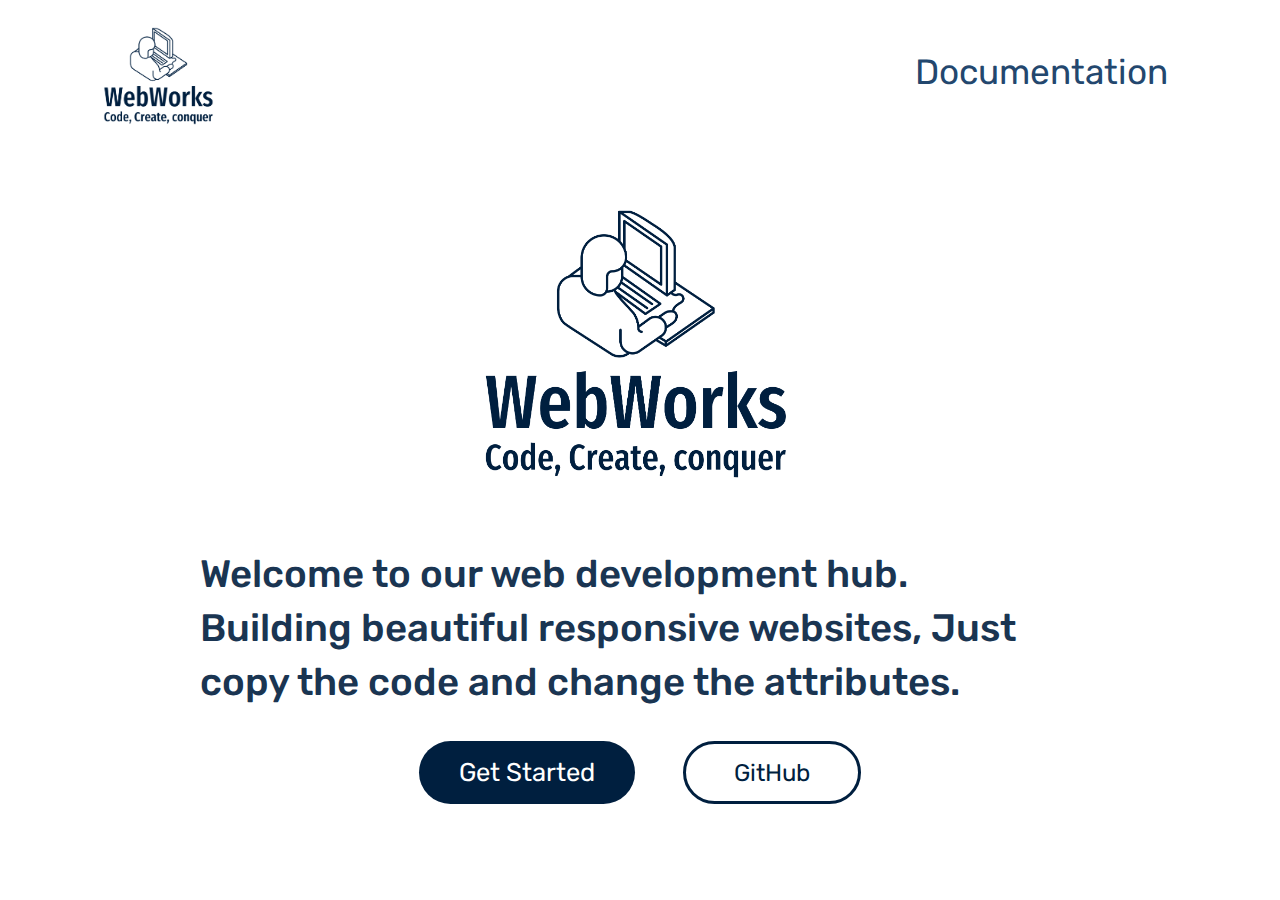
<file: index.html>
<!DOCTYPE html>
<html lang="en">
  <head>
    <meta charset="UTF-8" />
    <meta name="viewport" content="width=device-width, initial-scale=1.0" />

    <link rel="preconnect" href="https://fonts.googleapis.com" />
    <link rel="preconnect" href="https://fonts.gstatic.com" crossorigin />
    <link
      href="https://fonts.googleapis.com/css2?family=Rubik:wght@400;500;600;700&display=swap"
      rel="stylesheet"
    />
    <link rel="icon" href="webworks-high-resolution-logo (2).png" />
    <link rel="stylesheet" href="style.css" />
    <link rel="stylesheet" href="usage.html" />

    <title>Web Works - Code, Create, Conquer</title>
  </head>
  <body>
    <nav>
      <div class="navigation-box">
        <div class="nav-logo-box">
          <img
            src="webworks-high-resolution-logo (2).png"
            alt="web works img"
            class="img-logo"
          />
          <!-- <h2 class="heading-text">Web Works</h2> -->
        </div>
        <div class="document-box">
          <a class="document" href="usage.html">Documentation</a>
        </div>
      </div>
    </nav>
    <section>
      <div class="article-section">
        <p class="img-p">
          <img
            src="webworks-high-resolution-logo (2).png"
            alt="Article img"
            class="article-img"
          />
        </p>
        <p class="article-text">Welcome to our web development hub. <br>
          Building beautiful responsive websites,
          Just copy the code and change the attributes.
        </p>
      </div>

      <div class="btn">
        <a class="start" href="usage.html">Get Started</a>
        <a class="git" href="https://github.com/kritijaiswal9051/WebWorks">GitHub</a>
      </div>
    </section>
  </body>
</html>
</file>
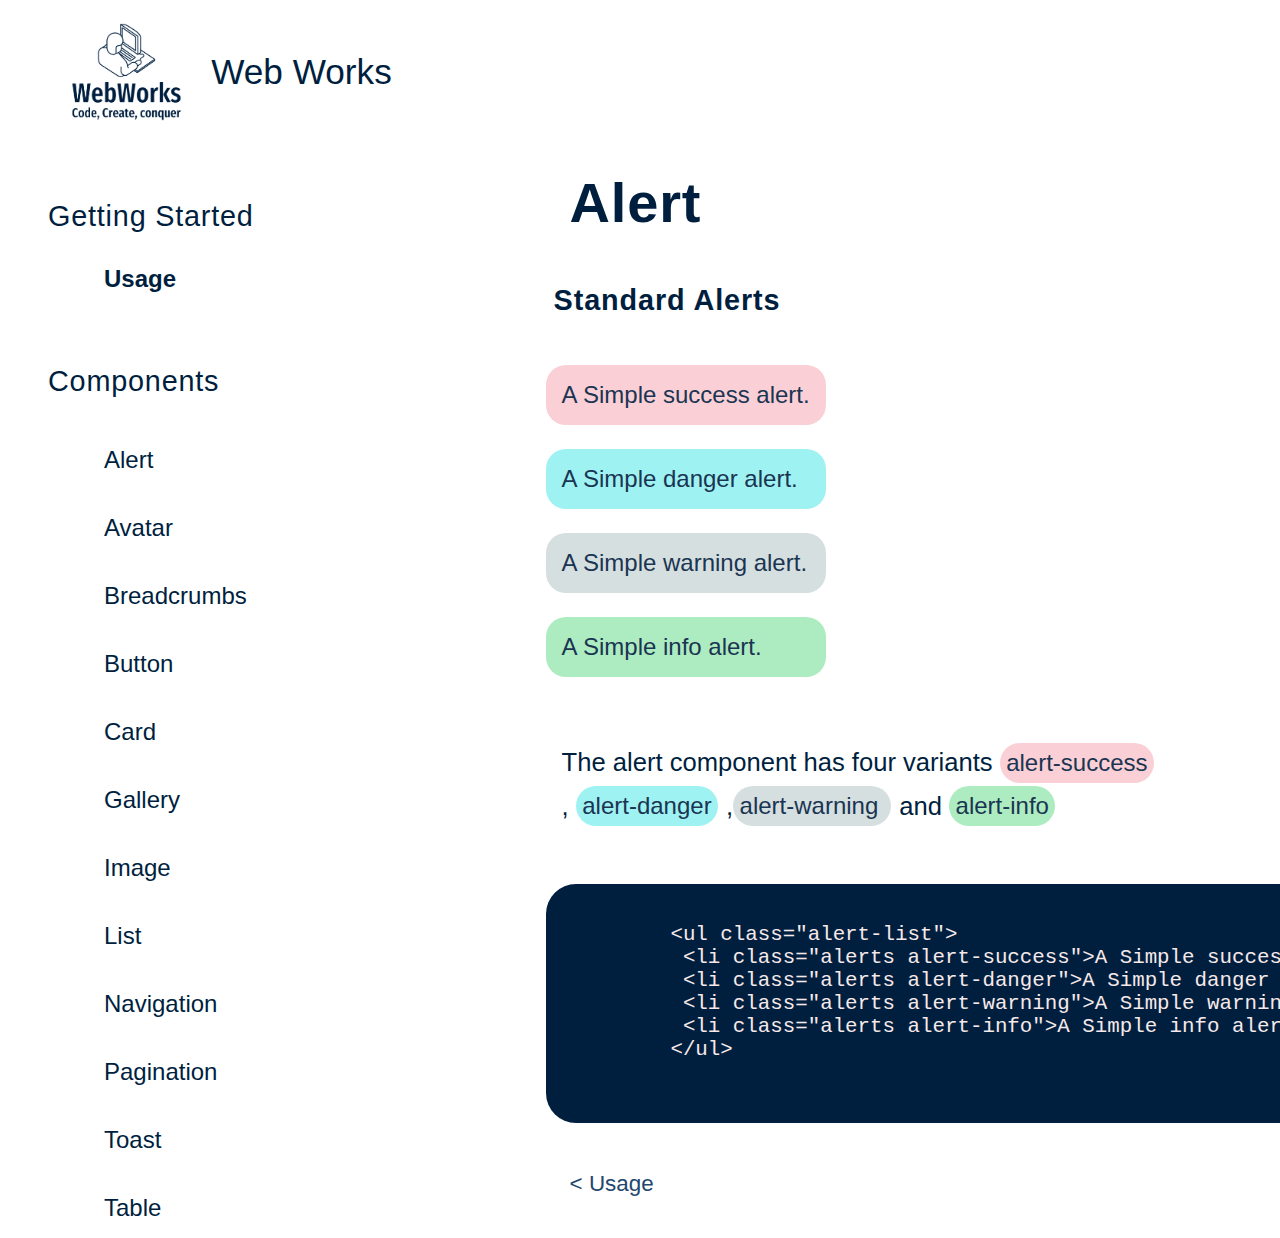
<file: Alert.html>
<!DOCTYPE html>
<html lang="en">
  <head>
    <meta charset="UTF-8" />
    <meta name="viewport" content="width=device-width, initial-scale=1.0" />
    <link rel="icon" href="webworks-high-resolution-logo (2).png" />
    <link rel="stylesheet" href="style.css" />
    <title>Web Works - Code, Create, Conquer</title>
  </head>
  <body>
    <nav class="nav">
      <div class="navigation-box-1">
        <img
          src="webworks-high-resolution-logo (2).png"
          alt="web works img"
          class="img-logo-1"
        />
        <p class="nav-text">Web Works</p>
      </div>
    </nav>
    <div class="grid-container">
      <menu class="menu-section">
        <div class="get-start">
          <h3 class="heading-3">Getting Started</h3>
          <ul>
            <li>
              <a class="menu-link" href="usage.html">Usage</a>
            </li>
          </ul>
        </div>
        <div class="components">
          <h3 class="heading-3">Components</h3>

          <ul class="components-list">
            <li>
              <a class="components-link" href="Alert.html">Alert</a>
            </li>
            <li>
              <a class="components-link" href="avatar.html">Avatar</a>
            </li>
            <li>
              <a class="components-link" href="breadcrumbs.html">Breadcrumbs</a>
            </li>
            <li>
              <a class="components-link" href="button.html">Button</a>
            </li>
            <li>
              <a class="components-link" href="Card.html">Card</a>
            </li>
            <li>
              <a class="components-link" href="gallery.html">Gallery</a>
            </li>
            <li>
              <a class="components-link" href="image.html">Image</a>
            </li>
            <li>
              <a class="components-link" href="list.html">List</a>
            </li>
            <li>
              <a class="components-link" href="navigation.html">Navigation</a>
            </li>
            <li>
              <a class="components-link" href="pagination.html">Pagination</a>
            </li>
            <li>
              <a class="components-link" href="toast.html">Toast</a>
            </li>
            <li>
              <a class="components-link" href="table.html">Table</a>
            </li>
            <li>
              <a class="components-link" href="form.html">Form</a>
            </li>
          </ul>
        </div>
      </menu>

      <div class="alert">
        <h2 class="heading-secondery">Alert</h2>
        <div class="stand">
          <h3 class="heading-4">Standard Alerts</h3>

          <ul class="alert-list">
            <li class="alert-success">A Simple success alert.</li>
            <li class="alert-danger">A Simple danger alert.</li>
            <li class="alert-warning">A Simple warning alert.</li>
            <li class="alert-info">A Simple info alert.</li>
          </ul>
        </div>

        <p class="alert-text">
          The alert component has four variants
          <span class="alert-success al"> alert-success </span>,
          <span class="alert-danger al">alert-danger</span>,<span
            class="alert-warning al"
            >alert-warning
          </span>
          and
          <span class="alert-info al">alert-info</span>
        </p>

        <pre class="code-container">
          <code>       
          &lt;ul class="alert-list">
           &lt;li class="alerts alert-success">A Simple success alert.&lt;/li>
           &lt;li class="alerts alert-danger">A Simple danger alert.&lt;/li>
           &lt;li class="alerts alert-warning">A Simple warning alert.&lt;/li>
           &lt;li class="alerts alert-info">A Simple info alert.&lt;/li>
          &lt;/ul>
          </code>
        </pre>

        <footer class="btn--1">
          <a class="btn-link" href="usage.html">< Usage</a>
          <a class="btn-link" href="avatar.html">Avatar ></a>
        </footer>
      </div>
    </div>
  </body>
</html>
</file>
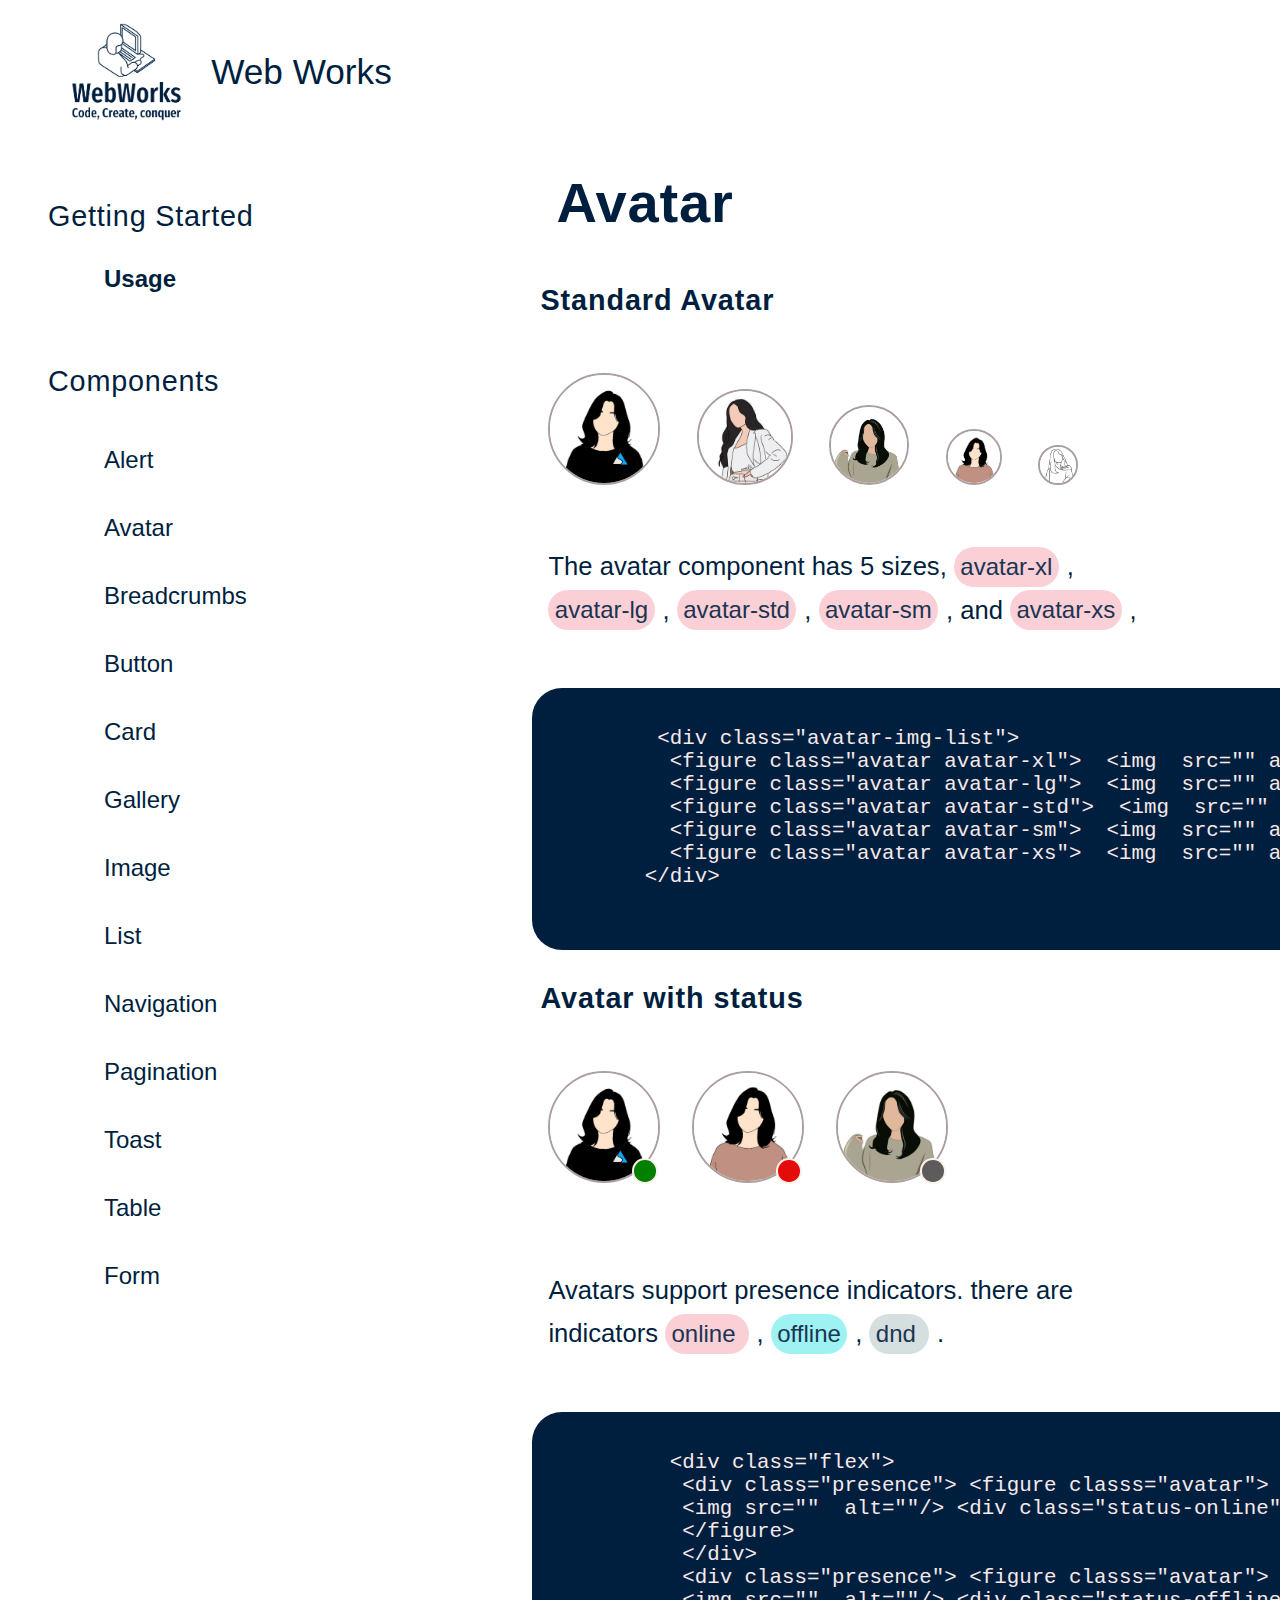
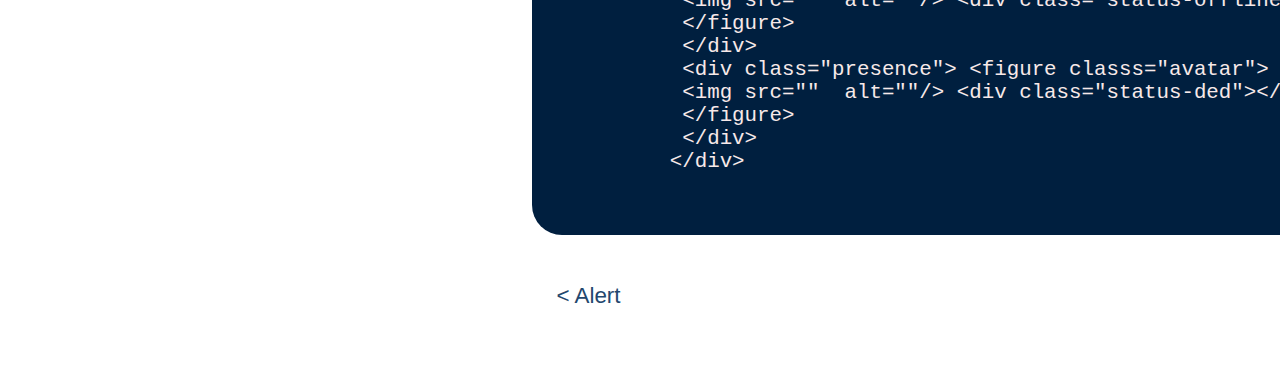
<file: avatar.html>
<!DOCTYPE html>
<html lang="en">
  <head>
    <meta charset="UTF-8" />
    <meta name="viewport" content="width=device-width, initial-scale=1.0" />
    <link rel="icon" href="webworks-high-resolution-logo (2).png" />

    <link rel="stylesheet" href="style.css" />
    <title>Web Works - Code, Create, Conquer</title>
  </head>
  <body>
    <nav class="nav">
      <div class="navigation-box-1">
        <img
          src="webworks-high-resolution-logo (2).png"
          alt="web works img"
          class="img-logo-1"
        />
        <p class="nav-text">Web Works</p>
      </div>
    </nav>
    <div class="grid-container">
      <menu class="menu-section">
        <div class="get-start">
          <h3 class="heading-3">Getting Started</h3>
          <ul>
            <li>
              <a class="menu-link" href="usage.html">Usage</a>
            </li>
          </ul>
        </div>
        <div class="components">
          <h3 class="heading-3">Components</h3>

          <ul class="components-list">
            <li>
              <a class="components-link" href="Alert.html">Alert</a>
            </li>
            <li>
              <a class="components-link" href="avatar.html">Avatar</a>
            </li>
            <li>
              <a class="components-link" href="breadcrumbs.html">Breadcrumbs</a>
            </li>
            <li>
              <a class="components-link" href="button.html">Button</a>
            </li>
            <li>
              <a class="components-link" href="Card.html">Card</a>
            </li>
            <li>
              <a class="components-link" href="gallery.html">Gallery</a>
            </li>
            <li>
              <a class="components-link" href="image.html">Image</a>
            </li>
            <li>
              <a class="components-link" href="list.html">List</a>
            </li>
            <li>
              <a class="components-link" href="navigation.html">Navigation</a>
            </li>
            <li>
              <a class="components-link" href="pagination.html">Pagination</a>
            </li>
            <li>
              <a class="components-link" href="toast.html">Toast</a>
            </li>
            <li>
              <a class="components-link" href="table.html">Table</a>
            </li>
            <li>
              <a class="components-link" href="form.html">Form</a>
            </li>
          </ul>
        </div>
      </menu>

      <div class="avatars">
        <h2 class="heading-secondery">Avatar</h2>

        <h3 class="heading-4">Standard Avatar</h3>
        <div class="avatar-img-list">
          <figure class="avatar avatar-xl">
            <img
              src="avatar-img/cfc5bf281c5da2da2b83cbf38c13ff6d.jpg"
              alt="avatar image"
              class="avatar-img"
            />
          </figure>
          <figure class="avatar avatar-lg">
            <img
              src="avatar-img/c4ff27414f043fd18117af7be4033de3.jpg"
              alt="avatar image"
              class="avatar-img-2"
            />
          </figure>
          <figure class="avatar avatar-std">
            <img
              src="avatar-img/636d9f93a4960984a38c7a6db90c6e76.jpg"
              alt="avatar image"
              class="avatar-img-3"
            />
          </figure>
          <figure class="avatar avatar-sm">
            <img
              src="avatar-img/a631a125cc6dc5a5569db12c1623dfd7.jpg"
              alt="avatar image"
              class="avatar-img-4"
            />
          </figure>
          <figure class="avatar avatar-xs">
            <img
              src="avatar-img/10a4ab4b46e1a4b9d76a0409a4939a26.jpg"
              alt="avatar image"
              class="avatar-img-5"
            />
          </figure>
        </div>
        <p class="alert-text">
          The avatar component has 5 sizes,
          <span class="alert-success al">avatar-xl</span>,
          <span class="alert-success al">avatar-lg</span>,
          <span class="alert-success al">avatar-std</span>,
          <span class="alert-success al">avatar-sm</span>, and
          <span class="alert-success al">avatar-xs</span>,
        </p>

        <pre class="code-container">
          <code>
          &lt;div class="avatar-img-list">
           &lt;figure class="avatar avatar-xl">  &lt;img  src="" alt=""> &lt;/figure>
           &lt;figure class="avatar avatar-lg">  &lt;img  src="" alt=""> &lt;/figure>
           &lt;figure class="avatar avatar-std">  &lt;img  src="" alt=""> &lt;/figure>
           &lt;figure class="avatar avatar-sm">  &lt;img  src="" alt=""> &lt;/figure>
           &lt;figure class="avatar avatar-xs">  &lt;img  src="" alt=""> &lt;/figure>
         &lt;/div>
          </code>
        </pre>

        <h3 class="heading-4">Avatar with status</h3>
        <div class="flex">
          <div class="presence">
            <figure class="avatar">
              <img
                src="avatar-img/cfc5bf281c5da2da2b83cbf38c13ff6d.jpg"
                alt="avatar image"
                class="avatar-img"
              />
              <div class="status-online"></div>
            </figure>
          </div>
          <div class="presence">
            <figure class="avatar">
              <img
                src="avatar-img/a631a125cc6dc5a5569db12c1623dfd7.jpg"
                alt="avatar image"
                class="avatar-img"
              />
              <div class="status-offline"></div>
            </figure>
          </div>
          <div class="presence">
            <figure class="avatar">
              <img
                src="avatar-img/636d9f93a4960984a38c7a6db90c6e76.jpg"
                alt="avatar image"
                class="avatar-img"
              />
              <div class="status-dnd"></div>
            </figure>
          </div>
        </div>

        <p class="alert-text">
          Avatars support presence indicators. there are indicators
          <span class="alert-success al"> online </span>,
          <span class="alert-danger al">offline</span>,
          <span class="alert-warning al">dnd </span>.
        </p>

        <pre class="code-container">
          <code>
           &lt;div class="flex">
            &lt;div class="presence"> &lt;figure classs="avatar"> 
            &lt;img src=""  alt=""/> &lt;div class="status-online">&lt;/div>
            &lt;/figure>
            &lt;/div>
            &lt;div class="presence"> &lt;figure classs="avatar"> 
            &lt;img src=""  alt=""/> &lt;div class="status-offline">&lt;/div>
            &lt;/figure>
            &lt;/div>
            &lt;div class="presence"> &lt;figure classs="avatar">
            &lt;img src=""  alt=""/> &lt;div class="status-ded">&lt;/div>
            &lt;/figure>
            &lt;/div>
           &lt;/div>
          </code>
        </pre>

        <footer class="btn--1">
          <a class="btn-link" href="Alert.html">< Alert</a>
          <a class="btn-link" href="breadcrumbs.html">Breadcrumbs ></a>
        </footer>
      </div>
    </div>
  </body>
</html>
</file>
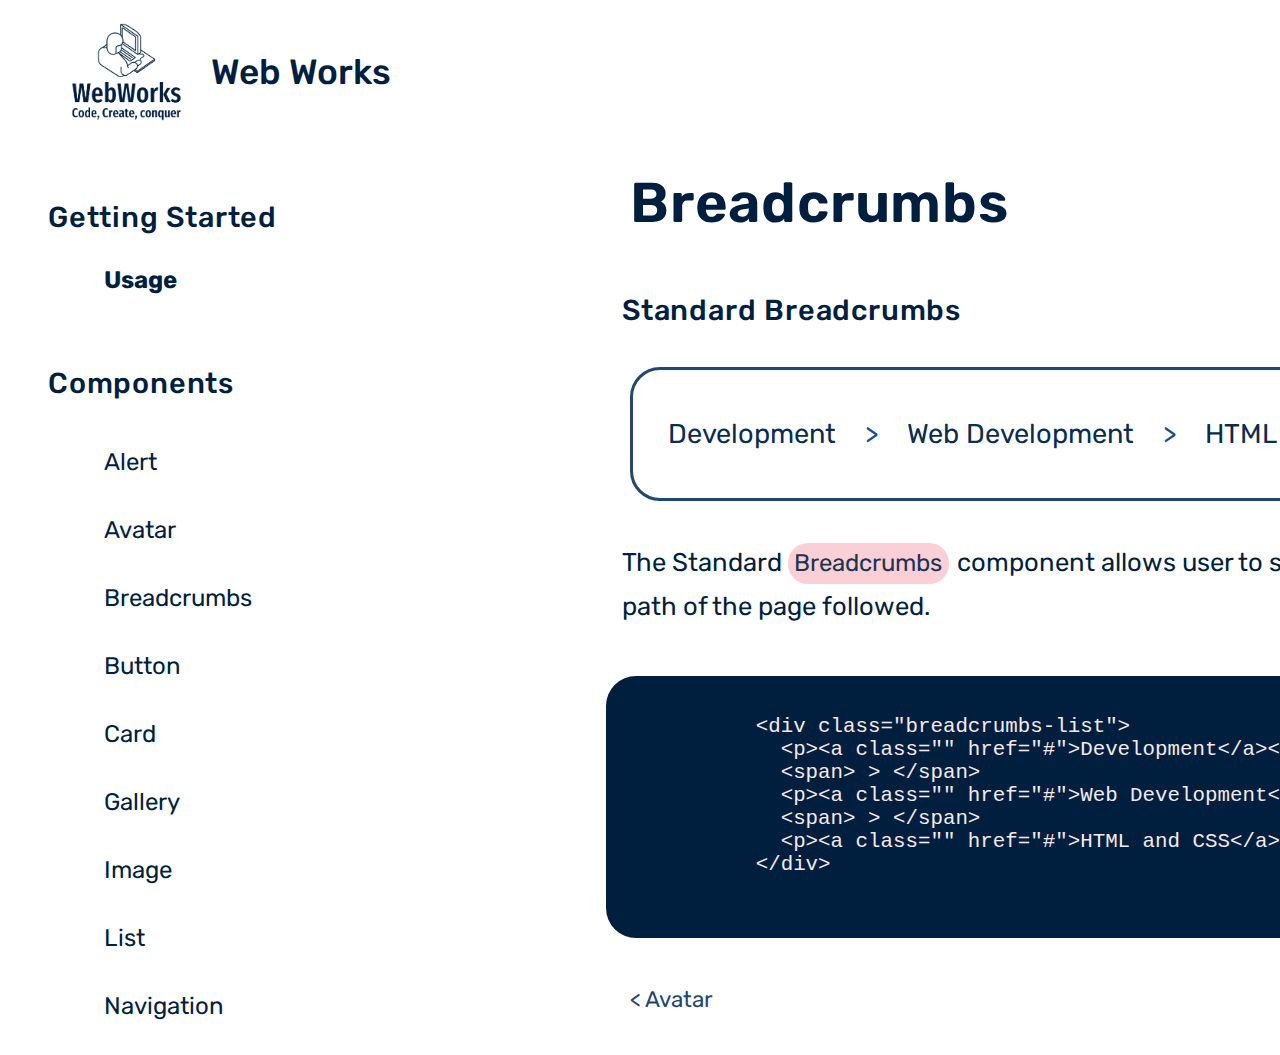
<file: breadcrumbs.html>
<!DOCTYPE html>
<html lang="en">
  <head>
    <meta charset="UTF-8" />
    <meta name="viewport" content="width=device-width, initial-scale=1.0" />
    <link rel="stylesheet" href="style.css" />

    <link rel="icon" href="webworks-high-resolution-logo (2).png" />

    <link rel="preconnect" href="https://fonts.googleapis.com" />
    <link rel="preconnect" href="https://fonts.gstatic.com" crossorigin />
    <link
      href="https://fonts.googleapis.com/css2?family=Rubik:wght@400;500;600;700&display=swap"
      rel="stylesheet"
    />
    <link rel="stylesheet" href="index.html" />

    <title>Web Works - Code, Create, Conquer</title>
  </head>
  <body>
    <nav class="nav">
      <div class="navigation-box-1">
        <img
          src="webworks-high-resolution-logo (2).png"
          alt="web works img"
          class="img-logo-1"
        />
        <p class="nav-text">Web Works</p>
      </div>
    </nav>
    <div class="grid-container">
      <menu class="menu-section">
        <div class="get-start">
          <h3 class="heading-3">Getting Started</h3>
          <ul>
            <li>
              <a class="menu-link" href="usage.html">Usage</a>
            </li>
          </ul>
        </div>
        <div class="components">
          <h3 class="heading-3">Components</h3>

          <ul class="components-list">
            <li>
              <a class="components-link" href="Alert.html">Alert</a>
            </li>
            <li>
              <a class="components-link" href="avatar.html">Avatar</a>
            </li>
            <li>
              <a class="components-link" href="breadcrumbs.html">Breadcrumbs</a>
            </li>
            <li>
              <a class="components-link" href="button.html">Button</a>
            </li>
            <li>
              <a class="components-link" href="Card.html">Card</a>
            </li>
            <li>
              <a class="components-link" href="gallery.html">Gallery</a>
            </li>
            <li>
              <a class="components-link" href="image.html">Image</a>
            </li>
            <li>
              <a class="components-link" href="list.html">List</a>
            </li>
            <li>
              <a class="components-link" href="navigation.html">Navigation</a>
            </li>
            <li>
              <a class="components-link" href="pagination.html">Pagination</a>
            </li>
            <li>
              <a class="components-link" href="toast.html">Toast</a>
            </li>
            <li>
              <a class="components-link" href="table.html">Table</a>
            </li>
            <li>
              <a class="components-link" href="form.html">Form</a>
            </li>
          </ul>
        </div>
      </menu>

      <div class="breadcrumbs">
        <h2 class="heading-secondery">Breadcrumbs</h2>
        <h3 class="heading-3">Standard Breadcrumbs</h3>

        <div class="breadcrumbs-list">
          <p><a class="Standard" href="#">Development</a></p>
          <span class="span"> > </span>
          <p><a class="Standard" href="#">Web Development</a></p>
          <span class="span"> > </span>
          <p><a class="Standard" href="#">HTML and CSS</a></p>
        </div>

        <p class="text">
          The Standard
          <span class="alert-success al">Breadcrumbs</span>component allows user
          to see the path of the page followed.
        </p>
        <pre class="code-container">
          <code>
            &lt;div class="breadcrumbs-list">
              &lt;p>&lt;a class="" href="#">Development&lt;/a>&lt;/p>
              &lt;span> > &lt;/span>
              &lt;p>&lt;a class="" href="#">Web Development&lt;/a>&lt;/p>
              &lt;span> > &lt;/span>
              &lt;p>&lt;a class="" href="#">HTML and CSS&lt;/a>&lt;/p>
            &lt;/div>
          </code>
        </pre>

        <footer class="btn--1">
          <a class="btn-link" href="avatar.html">< Avatar</a>
          <a class="btn-link" href="button.html">Button ></a>
        </footer>
      </div>
    </div>
  </body>
</html>
</file>
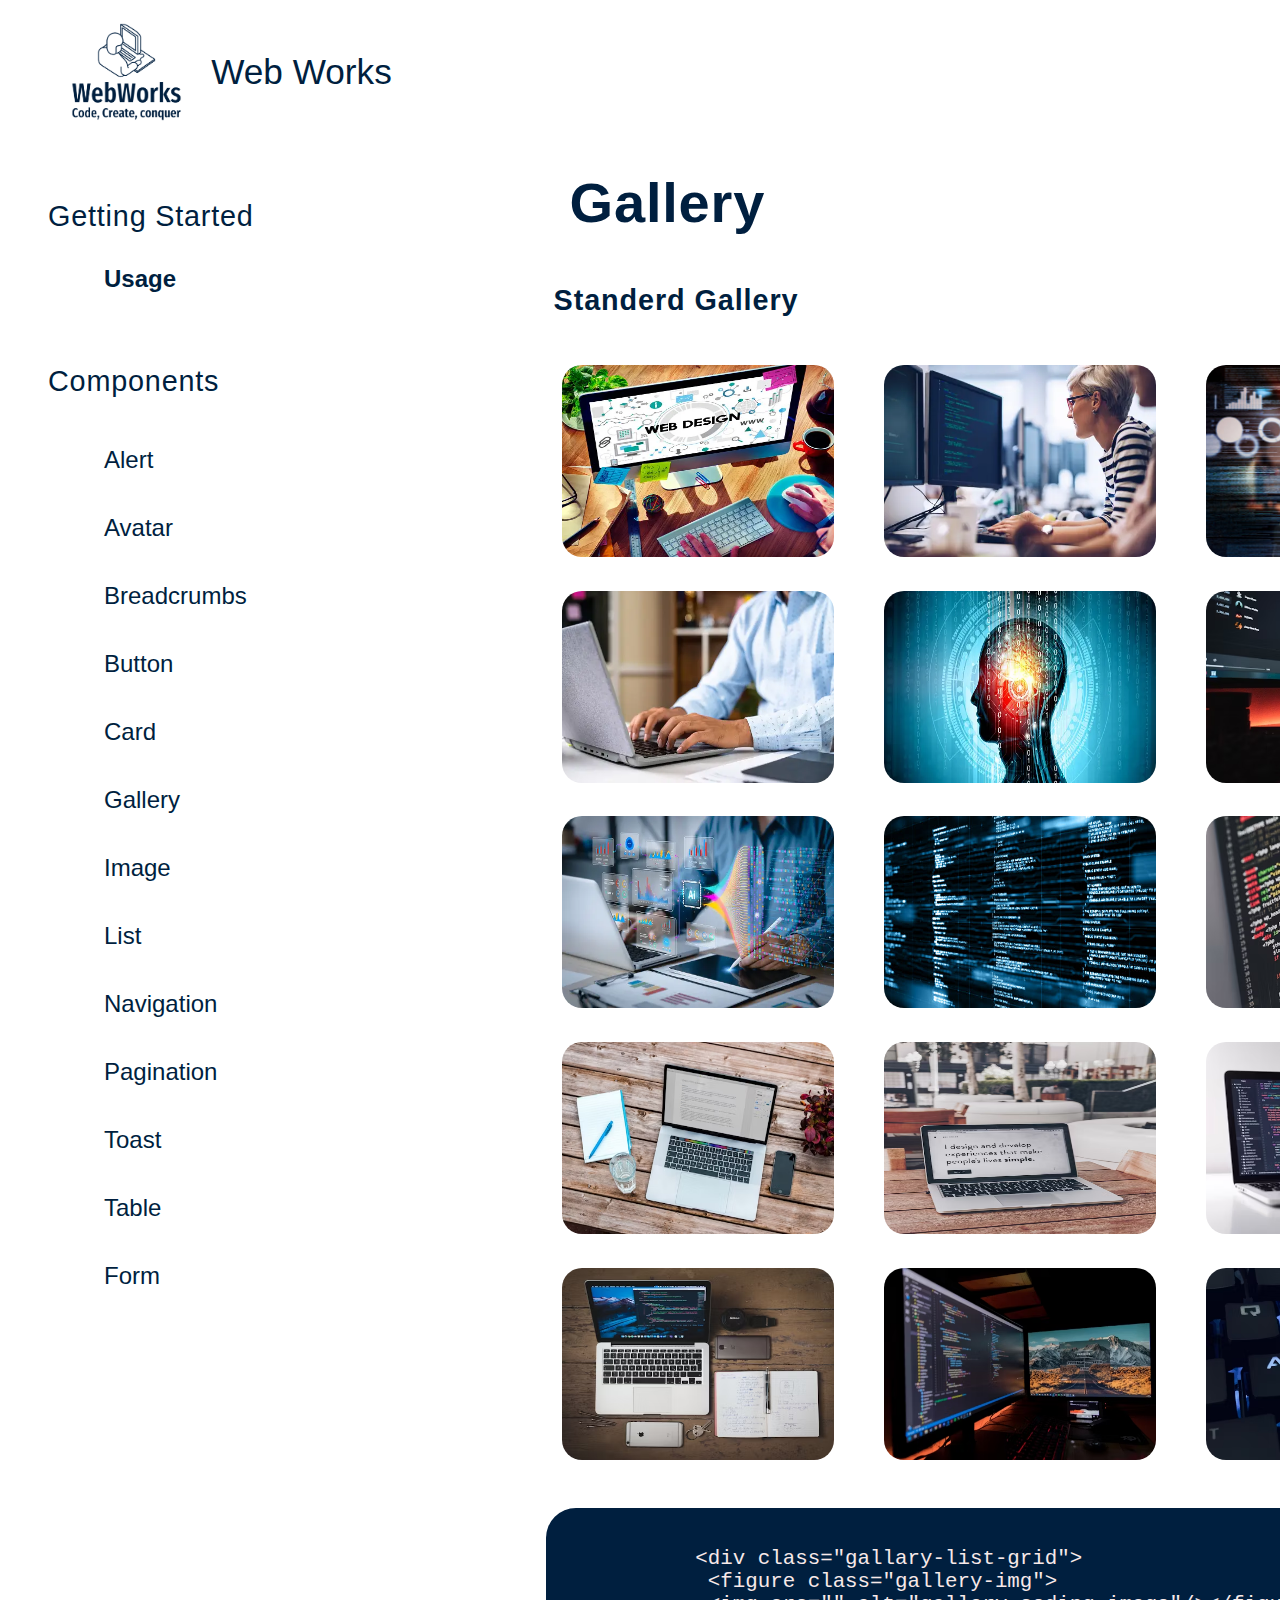
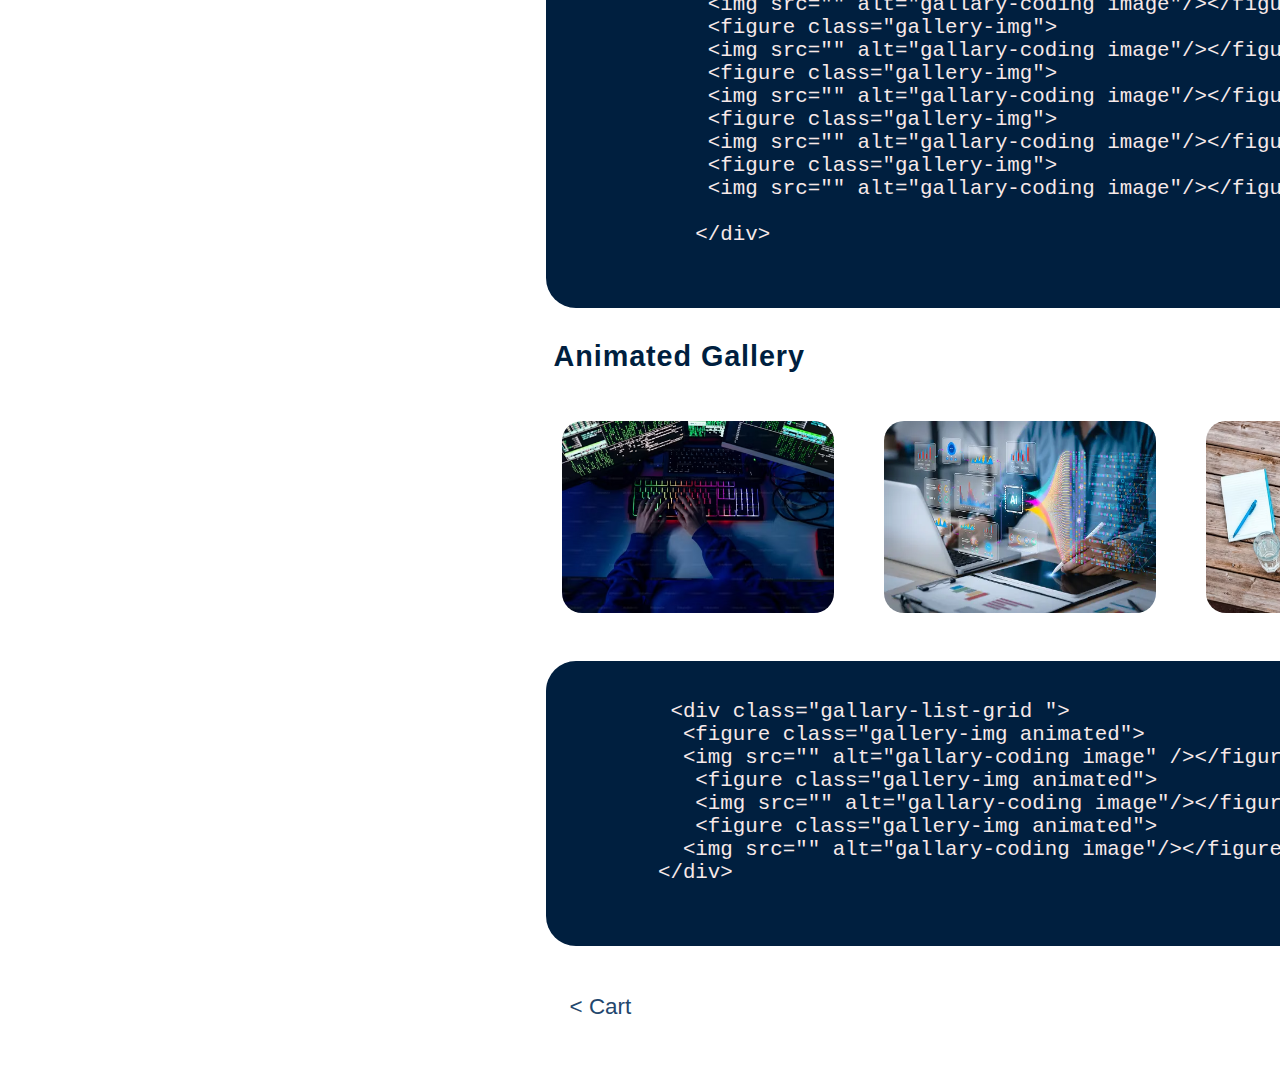
<file: gallery.html>
<!DOCTYPE html>
<html lang="en">
  <head>
    <meta charset="UTF-8" />
    <meta name="viewport" content="width=device-width, initial-scale=1.0" />
    <link rel="icon" href="webworks-high-resolution-logo (2).png" />
    <link rel="stylesheet" href="style.css" />
    <title>Web Works - Code, Create, Conquer</title>
  </head>
  <body>
    <nav class="nav">
      <div class="navigation-box-1">
        <img
          src="webworks-high-resolution-logo (2).png"
          alt="web works img"
          class="img-logo-1"
        />
        <p class="nav-text">Web Works</p>
      </div>
    </nav>
    <div class="grid-container">
      <menu class="menu-section">
        <div class="get-start">
          <h3 class="heading-3">Getting Started</h3>
          <ul>
            <li>
              <a class="menu-link" href="usage.html">Usage</a>
            </li>
          </ul>
        </div>
        <div class="components">
          <h3 class="heading-3">Components</h3>

          <ul class="components-list">
            <li>
              <a class="components-link" href="Alert.html">Alert</a>
            </li>
            <li>
              <a class="components-link" href="avatar.html">Avatar</a>
            </li>
            <li>
              <a class="components-link" href="breadcrumbs.html">Breadcrumbs</a>
            </li>
            <li>
              <a class="components-link" href="button.html">Button</a>
            </li>
            <li>
              <a class="components-link" href="Card.html">Card</a>
            </li>
            <li>
              <a class="components-link" href="gallery.html">Gallery</a>
            </li>
            <li>
              <a class="components-link" href="image.html">Image</a>
            </li>
            <li>
              <a class="components-link" href="list.html">List</a>
            </li>
            <li>
              <a class="components-link" href="navigation.html">Navigation</a>
            </li>
            <li>
              <a class="components-link" href="pagination.html">Pagination</a>
            </li>
            <li>
              <a class="components-link" href="toast.html">Toast</a>
            </li>
            <li>
              <a class="components-link" href="table.html">Table</a>
            </li>
            <li>
              <a class="components-link" href="form.html">Form</a>
            </li>
          </ul>
        </div>
      </menu>

      <div class="gallery">
        <h2 class="heading-secondery">Gallery</h2>

        <h3 class="heading-4">Standerd Gallery</h3>

        <div class="gallary-list-grid">
          <figure class="gallery-img"><img src="image/istockphoto-1060739400-170667a.webp" alt="gallary-coding image" /></figure>
          <figure class="gallery-img"><img src="image/istockphoto-1125595211-170667a.webp" alt="gallary-coding image" /></figure>
          <figure class="gallery-img"><img src="image/istockphoto-1164885334-612x612.jpg" alt="gallary-coding image"/></figure>
          <figure class="gallery-img"><img src="image/istockphoto-1411819474-170667a.webp" alt="gallary-coding image" /></figure>
          <figure class="gallery-img"><img src="image/istockphoto-1416820505-170667a.webp" alt="gallary-coding image" /></figure>
          <figure class="gallery-img"><img src="image/photo-1605379399642-870262d3d051.avif" alt="gallary-coding image" /></figure>
          <figure class="gallery-img"><img src="image/istockphoto-1979289147-170667a.webp" alt="gallary-coding image" /></figure>
          <figure class="gallery-img"><img src="image/istockphoto-903092980-612x612.jpg" alt="gallary-coding image" /></figure>
          <figure class="gallery-img"><img src="image/photo-1461749280684-dccba630e2f6.avif" alt="gallary-coding image" /></figure>
          <figure class="gallery-img"><img src="image/photo-1485988412941-77a35537dae4.avif" alt="gallary-coding image" /></figure>
          <figure class="gallery-img"><img src="image/photo-1507238691740-187a5b1d37b8.avif" alt="gallary-coding image" /></figure>
          <figure class="gallery-img"><img src="image/photo-1517694712202-14dd9538aa97.avif" alt="gallary-coding image" /></figure>
          <figure class="gallery-img"><img src="image/photo-1521185496955-15097b20c5fe.avif" alt="gallary-coding image" /></figure>
          <figure class="gallery-img"><img src="image/photo-1534972195531-d756b9bfa9f2.avif" alt="gallary-coding image"/></figure>
          <figure class="gallery-img"><img src="image/photo-1585079542156-2755d9c8a094.avif" alt="gallary-coding image" /></figure>
        </div>

        <pre class="code-container">
          <code>
            &lt;div class="gallary-list-grid">
             &lt;figure class="gallery-img">
             &lt;img src="" alt="gallary-coding image"/>&lt;/figure>            
             &lt;figure class="gallery-img">
             &lt;img src="" alt="gallary-coding image"/>&lt;/figure>            
             &lt;figure class="gallery-img">
             &lt;img src="" alt="gallary-coding image"/>&lt;/figure>            
             &lt;figure class="gallery-img">
             &lt;img src="" alt="gallary-coding image"/>&lt;/figure>            
             &lt;figure class="gallery-img">
             &lt;img src="" alt="gallary-coding image"/>&lt;/figure>            
                       
            &lt;/div>
          </code>
        </pre>

        <h3 class="heading-4">Animated Gallery</h3>

        <div class="gallary-list-grid ">
          <figure class="gallery-img animated"><img src="image/premium_photo-1663100722417-6e36673fe0ed.avif" alt="gallary-coding image" /></figure>
          <figure class="gallery-img animated"><img src="image/istockphoto-1979289147-170667a.webp" alt="gallary-coding image"/></figure>
          <figure class="gallery-img animated"><img src="image/photo-1485988412941-77a35537dae4.avif" alt="gallary-coding image" /></figure>
        </div>
      
        <pre class="code-container">
          <code>           
          &lt;div class="gallary-list-grid ">
           &lt;figure class="gallery-img animated">
           &lt;img src="" alt="gallary-coding image" />&lt;/figure>
            &lt;figure class="gallery-img animated">
            &lt;img src="" alt="gallary-coding image"/>&lt;/figure>
            &lt;figure class="gallery-img animated">
           &lt;img src="" alt="gallary-coding image"/>&lt;/figure>
         &lt;/div>
          </code>
        </pre>

        <footer class="btn--1">
          <a class="btn-link" href="Card.html">< Cart</a>
          <a class="btn-link" href="image.html">Image ></a>
        </footer>
      </div>
    </div>
  </body>
</html>
</file>
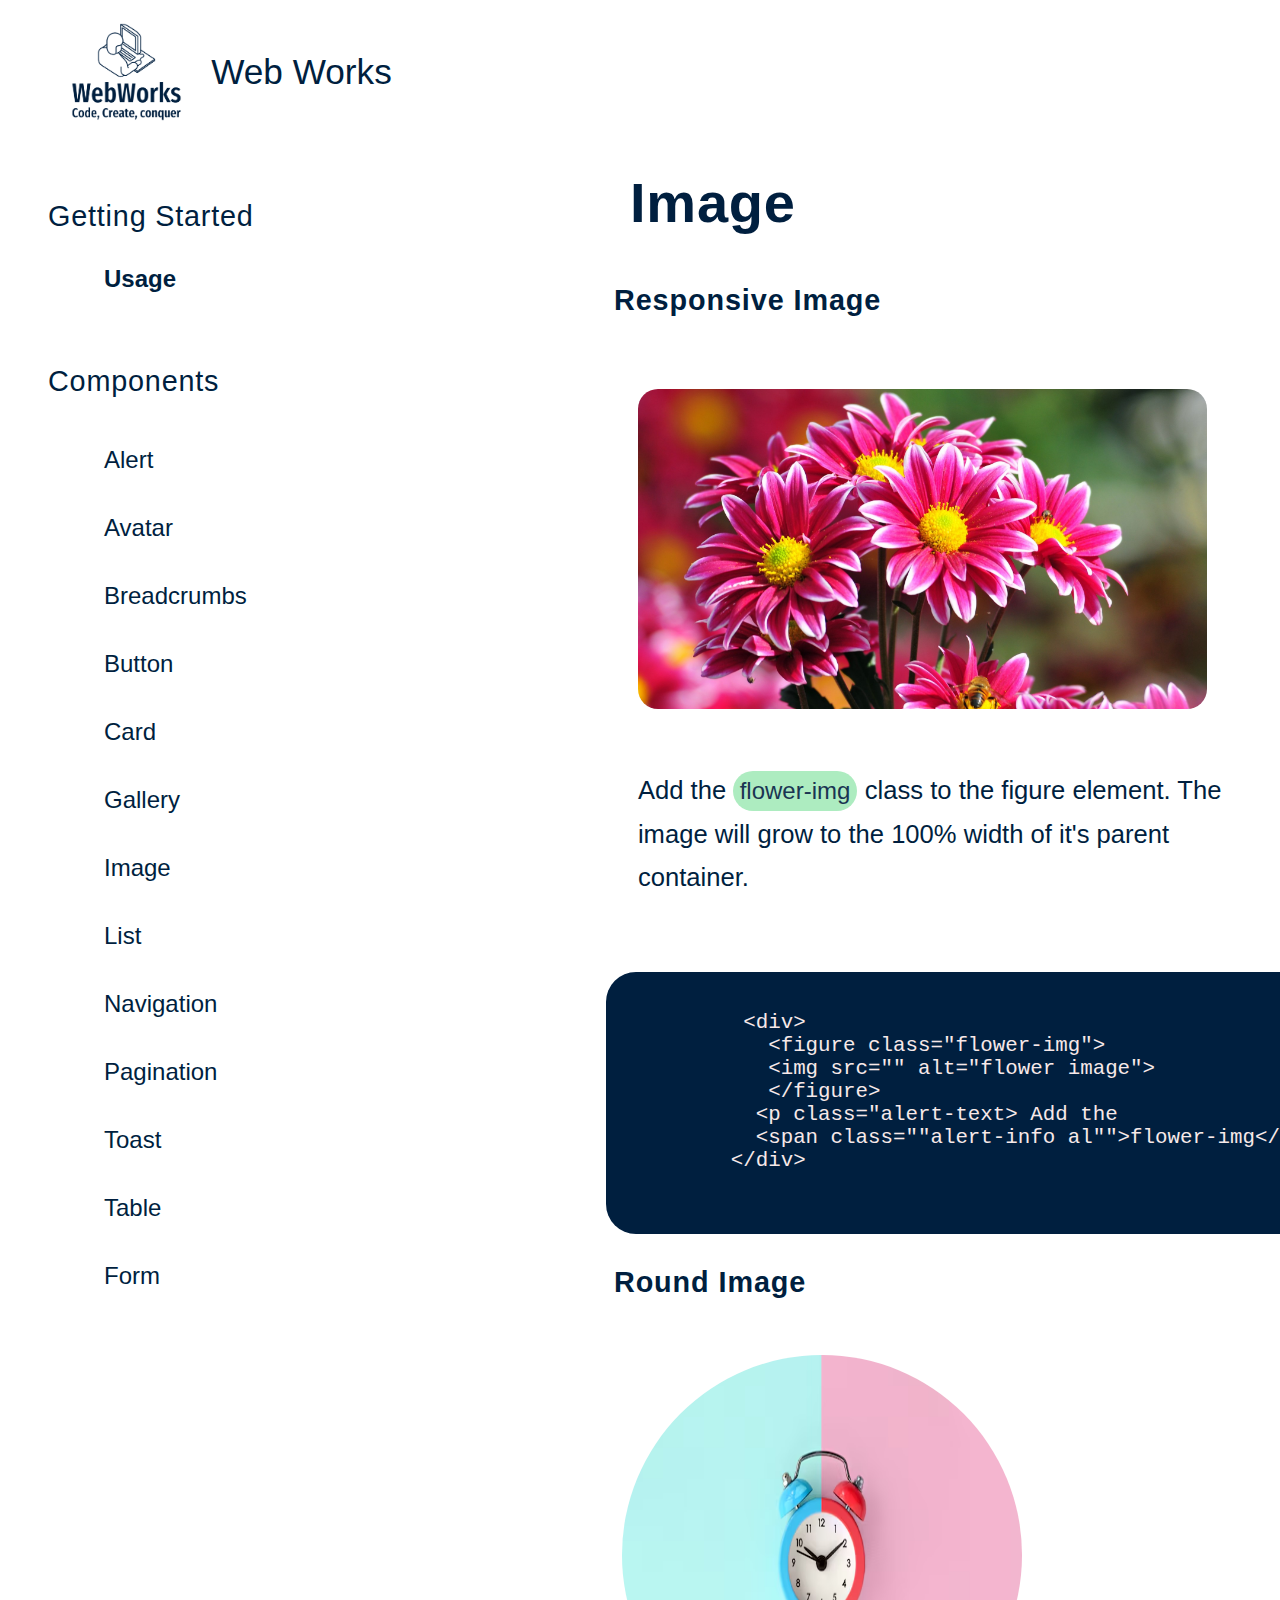
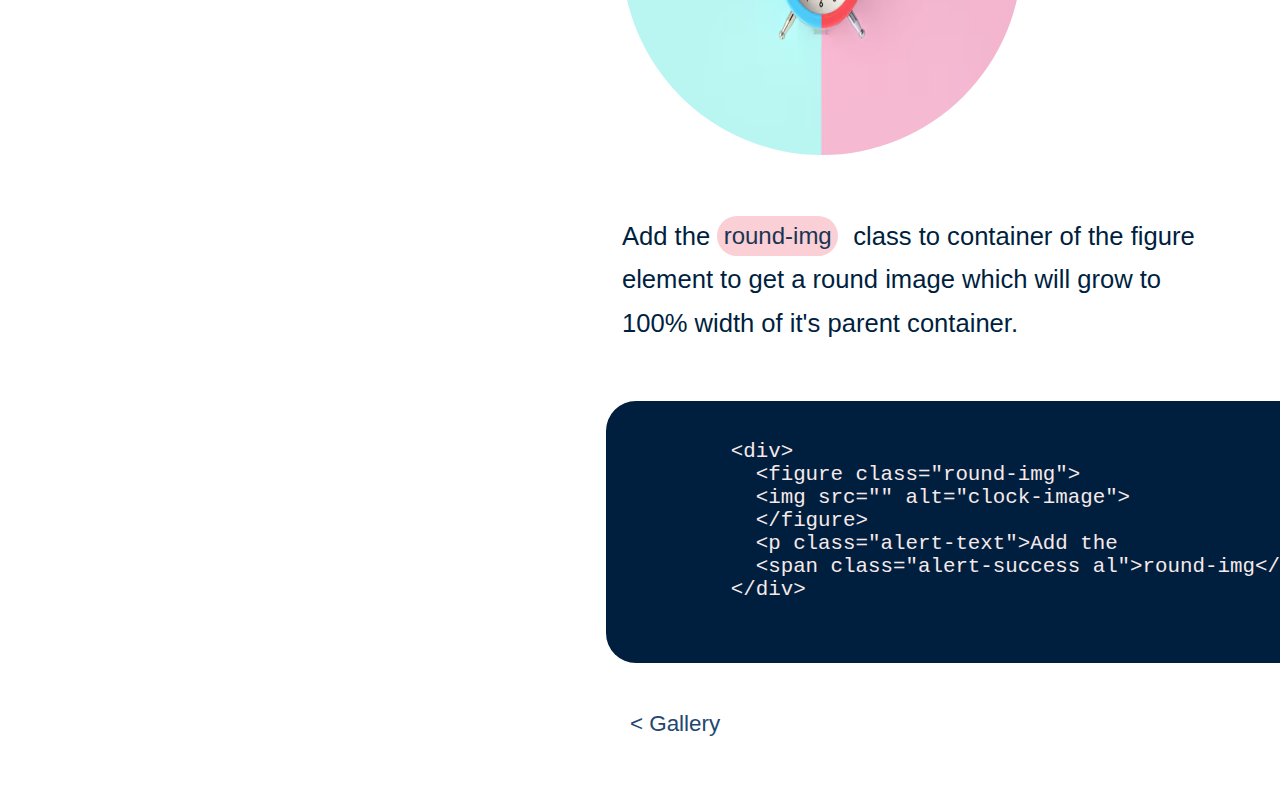
<file: image.html>
<!DOCTYPE html>
<html lang="en">
  <head>
    <meta charset="UTF-8" />
    <meta name="viewport" content="width=device-width, initial-scale=1.0" />
    <link rel="icon" href="webworks-high-resolution-logo (2).png" />
    <link rel="stylesheet" href="style.css" />
    <title>Web Works - Code, Create, Conquer</title>
  </head>
  <body>
    <nav class="nav">
      <div class="navigation-box-1">
        <img
          src="webworks-high-resolution-logo (2).png"
          alt="web works img"
          class="img-logo-1"
        />
        <p class="nav-text">Web Works</p>
      </div>
    </nav>
    <div class="grid-container">
      <menu class="menu-section">
        <div class="get-start">
          <h3 class="heading-3">Getting Started</h3>
          <ul>
            <li>
              <a class="menu-link" href="usage.html">Usage</a>
            </li>
          </ul>
        </div>
        <div class="components">
          <h3 class="heading-3">Components</h3>

          <ul class="components-list">
            <li>
              <a class="components-link" href="Alert.html">Alert</a>
            </li>
            <li>
              <a class="components-link" href="avatar.html">Avatar</a>
            </li>
            <li>
              <a class="components-link" href="breadcrumbs.html">Breadcrumbs</a>
            </li>
            <li>
              <a class="components-link" href="button.html">Button</a>
            </li>
            <li>
              <a class="components-link" href="Card.html">Card</a>
            </li>
            <li>
              <a class="components-link" href="gallery.html">Gallery</a>
            </li>
            <li>
              <a class="components-link" href="image.html">Image</a>
            </li>
            <li>
              <a class="components-link" href="list.html">List</a>
            </li>
            <li>
              <a class="components-link" href="navigation.html">Navigation</a>
            </li>
            <li>
              <a class="components-link" href="pagination.html">Pagination</a>
            </li>
            <li>
              <a class="components-link" href="toast.html">Toast</a>
            </li>
            <li>
              <a class="components-link" href="table.html">Table</a>
            </li>
            <li>
              <a class="components-link" href="form.html">Form</a>
            </li>
          </ul>
        </div>
      </menu>

      <div class="image">
        <h2 class="heading-secondery">Image</h2>

        <h3 class="heading-4">Responsive Image</h3>

        <div class="head-img">
          <figure class="flower-img">
            <img src="1843513.jpg" alt="flower image">
          </figure>
          <p class="alert-text">Add the <span class="alert-info al">flower-img</span>class to the figure element. The image will grow to the 100% width of it's parent container.</p>
        </div>

        <pre class="code-container">
          <code>
           &lt;div>
             &lt;figure class="flower-img">
             &lt;img src="" alt="flower image">
             &lt;/figure>
            &lt;p class="alert-text> Add the
            &lt;span class=""alert-info al"">flower-img&lt;/span>&lt;/p>
          &lt;/div>
          </code>
        </pre>

        <h3 class="heading-4">Round Image</h3>
        <div>
        <figure class="round-img">
          <img
            class="img-card"
            src="small-alarm-clock-is-located-blue-red-background-areas_76080-30.avif"
            alt="clock image"
            
          />
        </figure>
        <p class="alert-text">Add the <span class="alert-success al">round-img</span> class to container of the figure element to get a round image which will grow to 100% width of it's parent container.</p>
      </div>

      <pre class="code-container">
        <code>
          &lt;div>
            &lt;figure class="round-img">
            &lt;img src="" alt="clock-image">
            &lt;/figure>
            &lt;p class="alert-text">Add the
            &lt;span class="alert-success al">round-img&lt;/span>&lt;/p>
          &lt;/div>
        </code>
      </pre>
        <footer class="btn--1">
          <a class="btn-link" href="gallery.html">< Gallery</a>
          <a class="btn-link" href="list.html">List ></a>
        </footer>
      </div>
    </div>
  </body>
</html>
</file>
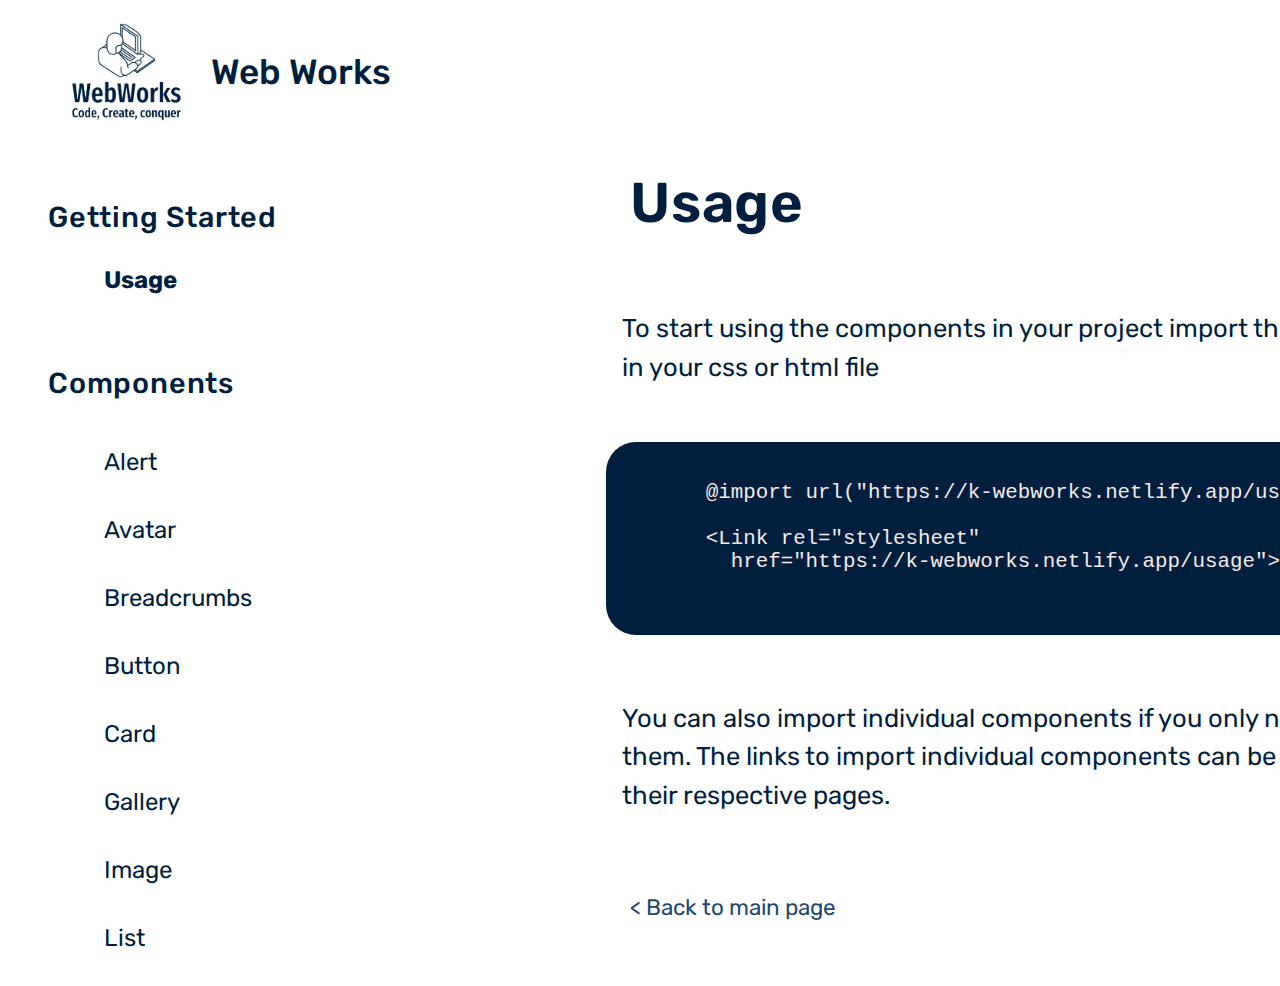
<file: usage.html>
<!DOCTYPE html>
<html lang="en">
  <head>
    <meta charset="UTF-8" />
    <meta name="viewport" content="width=device-width, initial-scale=1.0" />
    <link rel="stylesheet" href="style.css" />
    <link rel="icon" href="webworks-high-resolution-logo (2).png" />

    <link rel="preconnect" href="https://fonts.googleapis.com" />
    <link rel="preconnect" href="https://fonts.gstatic.com" crossorigin />
    <link
      href="https://fonts.googleapis.com/css2?family=Rubik:wght@400;500;600;700&display=swap"
      rel="stylesheet"
    />
    <link rel="stylesheet" href="index.html" />

    <title>Web Works - Code, Create, Conquer</title>
  </head>
  <body>
    <nav class="nav">
      <div class="navigation-box-1">
        <img
          src="webworks-high-resolution-logo (2).png"
          alt="web works img"
          class="img-logo-1"
        />
        <p class="nav-text">Web Works</p>
      </div>
    </nav>
    <div class="grid-container">
      <menu class="menu-section">
        <div class="get-start">
          <h3 class="heading-3">Getting Started</h3>
          <ul>
            <li>
              <a class="menu-link" href="usage.html">Usage</a>
            </li>
          </ul>
        </div>
        <div class="components">
          <h3 class="heading-3">Components</h3>

          <ul class="components-list">
            <li>
              <a class="components-link" href="Alert.html">Alert</a>
            </li>
            <li>
              <a class="components-link" href="avatar.html">Avatar</a>
            </li>
            <li>
              <a class="components-link" href="breadcrumbs.html">Breadcrumbs</a>
            </li>
            <li>
              <a class="components-link" href="button.html">Button</a>
            </li>
            <li>
              <a class="components-link" href="Card.html">Card</a>
            </li>
            <li>
              <a class="components-link" href="gallery.html">Gallery</a>
            </li>
            <li>
              <a class="components-link" href="image.html">Image</a>
            </li>
            <li>
              <a class="components-link" href="list.html">List</a>
            </li>
            <li>
              <a class="components-link" href="navigation.html">Navigation</a>
            </li>
            <li>
              <a class="components-link" href="pagination.html">Pagination</a>
            </li>
            <li>
              <a class="components-link" href="toast.html">Toast</a>
            </li>
            <li>
              <a class="components-link" href="table.html">Table</a>
            </li>
            <li>
              <a class="components-link" href="form.html">Form</a>
            </li>
          </ul>
        </div>
      </menu>

      <div class="usage">
        <h2 class="heading-secondery">Usage</h2>
        <p class="usage-text">
          To start using the components in your project import the stylesheet in
          your css or html file
        </p>

        <pre class="code-container">
          <code>  
        @import url("https://k-webworks.netlify.app/usage")

        &lt;Link rel="stylesheet" 
          href="https://k-webworks.netlify.app/usage">  
          </code>
        </pre>

        <p class="usage-text">
          You can also import individual components if you only need a few of
          them. The links to import individual components can be found in their
          respective pages.
        </p>

        <footer class="btn--1">
          <a class="btn-link" href="index.html">< Back to main page</a>
          <a class="btn-link" href="Alert.html">Alert ></a>
        </footer>
      </div>
    </div>
  </body>
</html>
</file>
<file: style.css>
* {
  margin: 0;
  padding: 0;
  box-sizing: border-box;
}

body {
  font-family: "Rubik", sans-serif;
  color: #001f3f;
}

.navigation-box {
  height: 9rem;
  /* background-color: blueviolet; */
  display: flex;
  justify-content: space-between;
  align-items: center;
  padding: 0 2rem;
  margin: auto;
}
.img-logo {
  height: 9rem;
  margin: 2.5rem 0.5rem 2rem 3rem;
}
.nav-logo-box {
  display: flex;
  align-items: center;
}
.document:link,
.document:visited {
  text-decoration: none;
  color: #23476e;
  display: inline-block;
  font-size: 2.2rem;
  margin-right: 3rem;
  padding: 0 2rem;
  font-weight: 400;
  transition: all 2s;
}
.document:hover,
.document:active {
  text-decoration: underline;
  color: #001f3f;
}
.article-section {
  margin: 0 auto;
  display: flex;
  flex-direction: column;
  align-items: center;
}
.article-img {
  height: 25rem;
  padding: 0 2rem;
}
.article-text {
  font-size: 2.4rem;
  font-weight: 500;
  line-height: 1.4;
  max-width: 55rem;
  color: #1a3552;
  margin-bottom: 2rem;
}

.btn {
  display: flex;
  justify-content: center;
  align-self: center;
  gap: 3rem;
  margin-bottom: 4rem;
}

.start:link,
.start:visited {
  background-color: #001f3f;
  color: #fff;
  font-size: 1.6rem;
  text-decoration: none;
  display: inline-block;
  font-weight: 400;
  padding: 1rem 2.5rem;
  border-radius: 50px;
  cursor: pointer;
  overflow: hidden;
}
.start:hover {
  background-color: #fff;
  color: #001f3f;
  border: 3px solid #001f3f;
}

.git:link,
.git:visited {
  background-color: #fff;
  color: #001f3f;
  font-size: 1.5rem;
  text-decoration: none;
  display: inline-block;
  font-weight: 400;
  padding: 0.9rem 3rem;
  border-radius: 50px;
  border: 3px solid #001f3f;
  cursor: pointer;
  overflow: hidden;
}
.git:hover {
  background-color: #001f3f;
  color: #fff;
  border: 3px solid #001f3f;
}
/*********************************/
/* Usage section */
/*********************************/

.nav {
  height: 9rem;
  display: flex;
  align-items: center;
  padding: 0 3rem;
  /* background-color: blueviolet; */
  margin-bottom: 1rem;
}
.navigation-box-1 {
  display: flex;
  align-items: center;
}

.nav-text {
  font-size: 2.2rem;
  font-weight: 500;
  margin-left: 0.2rem;
  padding: 2rem 0;
}
.img-logo-1 {
  height: 9rem;
}

/* Getting start */

.grid-container {
  display: grid;
  grid-template-columns: 20fr 70fr;
  gap: 3rem;
  /* background-color: aqua; */
  height: 90vh;
  width: 100rem;
  margin: 1rem 2rem 1rem 2rem;
}

.menu-section {
  overflow: scroll;
  display: flex;
  flex-direction: column;
  justify-content: left;
}
.get-start {
  margin-bottom: 2rem;
}
.heading-3 {
  font-size: 1.8rem;
  margin-top: 1.5rem;
  margin-bottom: 1rem;
  letter-spacing: 0.8px;
  font-weight: 500;
  padding: 1rem;
}

.menu-link:hover,
.menu-link:active {
  color: #23476e;
  background-color: #9b95958b;
}
.menu-link {
  text-decoration: none;
  color: #001f3f;
  font-weight: bold;
  font-size: 1.5rem;
  margin-left: 2rem;
  padding: 1rem 2.5rem;
  cursor: pointer;
  border-radius: 40px;
}

/* Components */

.components {
  display: flex;
  flex-direction: column;
}

.components-list {
  list-style: none;
}

.components-link:hover,
.components-link:active {
  background-color: #9b95958b;
}
.components-link:link,
.components-link:visited {
  display: inline-block;
  color: #001f3f;
  text-decoration: none;
  margin-left: 2rem;
  font-size: 1.5rem;
  padding: 1rem 2.5rem;
  margin-bottom: 0.5rem;
  border-radius: 40px;
}

/* Usage */

.usage {
  justify-self: center;
  max-width: 70%;
}
.heading-secondery {
  font-size: 3.5rem;
  letter-spacing: 0.8px;
  padding: 0.6rem 1.5rem;
  font-weight: 600;
  margin-bottom: 2rem;
}

.usage-text {
  font-size: 1.6rem;
  font-weight: 400;
  padding: 1rem 1rem;
  margin-top: 3rem;
  margin-bottom: 2.5rem;
  line-height: 1.5;
}

.btn--1 {
  display: flex;
  justify-content: space-between;
}

.btn-link:link,
.btn-link:visited {
  text-decoration: none;
  color: #23476e;
  display: inline-block;
  font-size: 1.4rem;
  font-weight: 400;
  margin: 1.5rem 2rem 2rem 1.5rem;
  cursor: pointer;
}
.btn-link:hover {
  color: #23476e;
  text-decoration: underline;
}

/*********************************/
/* Alert  section */
/*********************************/

.alert {
  justify-self: center;
  max-width: 80%;
}

.alert-list {
  list-style: none;
  width: fit-content;
}

.heading-4 {
  font-size: 1.8rem;
  letter-spacing: 0.9px;
  font-weight: 600;
  margin-bottom: 2rem;
  padding: 0.5rem;
}
.alert-success {
  font-size: 1.5rem;
  color: #1a3552;
  padding: 1rem;
  margin-bottom: 1.5rem;
  background-color: rgba(249, 200, 208, 0.878);
  border-radius: 20px;
}
.alert-danger {
  font-size: 1.5rem;
  color: #1a3552;
  border-radius: 20px;
  background-color: rgba(111, 235, 235, 0.667);
  padding: 1rem;

  margin-bottom: 1.5rem;
}
.alert-warning {
  font-size: 1.5rem;
  color: #1a3552;
  border-radius: 20px;
  background-color: #7693984c;
  padding: 1rem;
  margin-bottom: 1.5rem;
}
.alert-info {
  font-size: 1.5rem;
  color: #1a3552;
  border-radius: 20px;
  background-color: rgba(132, 226, 161, 0.667);
  padding: 1rem;
  margin-bottom: 1.5rem;
}
.stand {
  display: flex;
  flex-direction: column;
  gap: 0.5rem;
}

.alert-text {
  max-width: 40rem;
  font-size: 1.6rem;
  font-weight: 400;
  padding: 1rem 1rem;
  margin-top: 1.5rem;
  margin-bottom: 2.5rem;
  line-height: 1.7;
}

.al {
  padding: 0.4rem;
  margin-right: 0.5rem;
}
/*  Code  */

.code-container {
  background-color: #001f3f;
  color: #f7e9e9;
  font-size: 1.3rem;
  max-width: fit-content;
  text-align: start;
  border-radius: 30px;
  padding: 1rem 8rem 1rem 0;
  margin-bottom: 1.5rem;
}

/*********************************/
/* Avatar  section */
/*********************************/

.avatars {
  justify-self: center;
  max-width: 62rem;
}
.avatar-img {
  margin: 1rem;
  border-radius: 50%;
  border: 2px solid rgb(171, 158, 158);
  height: 7rem;
  width: 7rem;
}
.avatar-img-2 {
  margin: 1rem;
  border-radius: 50%;
  border: 2px solid rgb(171, 158, 158);
  height: 6rem;
  width: 6rem;
}
.avatar-img-3 {
  height: 5rem;
  margin: 1rem;
  border-radius: 50%;
  border: 2px solid rgb(171, 158, 158);
  width: 5rem;
}
.avatar-img-4 {
  margin: 1rem;
  border-radius: 50%;
  border: 2px solid rgb(171, 158, 158);
  height: 3.5rem;
  width: 3.5rem;
}
.avatar-img-5 {
  margin: 1rem;
  border-radius: 50%;
  border: 2px solid rgb(171, 158, 158);
  height: 2.5rem;
  width: 2.5rem;
}
figure {
  display: inline;
}
.avatar-img-list {
  margin-bottom: 0.5rem;
  margin-right: 1rem;
}

/* .code-container {
  background-color: #001f3f;
  color: #fff;
  font-size: 1.4rem;
  max-width: fit-content;
  border-radius: 30px;

  padding: 1rem 3rem 0.5rem 0.3rem;
  margin-bottom: 1rem;
  margin-top: 1rem;
} */

/*  status */

.flex {
  display: flex;
  justify-content: flex-start;
}
.presence {
  position: relative;
}
.status-online {
  background-color: green;
  height: 1.6rem;
  width: 1.6rem;
  transform: translate(+100px, -45px);
  border-radius: 50%;
  /* margin-right: -1.6rem; */
  border: 2.5px solid #fdf2e9;
}

.status-offline {
  background-color: rgb(229, 11, 11);
  height: 1.6rem;
  width: 1.6rem;
  transform: translate(+100px, -45px);
  border-radius: 50%;
  /* margin-right: -1.6rem; */
  border: 2.5px solid #fdf2e9;
}
.status-dnd {
  background-color: #5d5b5b;
  height: 1.6rem;
  width: 1.6rem;
  transform: translate(+100px, -45px);
  border-radius: 50%;
  /* margin-right: -1.6rem; */
  border: 2.5px solid #fdf2e9;
}

/*********************************/
/* breadcrumbs  section */
/*********************************/

.breadcrumbs {
  justify-self: center;
  max-width: 70%;
}

.breadcrumbs-list {
  border: 3px solid #23476e;
  border-radius: 30px;
  padding: 1rem;
  display: flex;
  margin: 1.5rem;
  align-items: center;
  justify-content: space-around;
}

.Standard:link,
.Standard:visited {
  font-size: 1.7rem;
  color: #0a2c51;
  text-decoration: none;
  display: inline-block;
  padding: 1rem 1rem;
  cursor: pointer;
}

.Standard:hover {
  text-decoration: underline;
  color: #23476e;
}
.span {
  font-size: 1.7rem;
  padding: 2rem 0.5rem;
  color: #1a508b;
}
.text {
  max-width: 50rem;
  font-size: 1.6rem;
  font-weight: 400;
  padding: 1rem 1rem;
  margin-top: 1.2rem;
  margin-bottom: 2rem;
  line-height: 1.7;
}

/*********************************/
/* Button  section */
/*********************************/
.button {
  justify-self: center;
  max-width: 60rem;
}

.btn-btn {
  display: inline-block;
  padding: 1rem;
  margin: 0 1rem 0 1rem;
}

.btn-links {
  font-size: 1.5rem;
  border: none;
  background: none;
  padding: 1rem 1.8rem;
  margin-right: 0.8rem;
  border-radius: 20px;
  cursor: pointer;
}

.btn-primary {
  background-color: #0a2c51;
  color: #fff;
}
.btn-primary:hover {
  background-color: #134474;
}
.btn-secondary {
  background-color: rgba(111, 235, 235, 0.667);
}
.btn-danger {
  background-color: rgb(240, 46, 46);
  color: #fff;
}
.btn-danger:hover {
  background-color: rgb(230, 83, 83);
}

.btn-outline-primary {
  border: 3px solid #0a2c51;
}
.btn-outline-primary:hover {
  background-color: #0a2c51;
  color: #fff;
}
.btn-outline-secondary {
  border: 3px solid rgba(111, 235, 235, 0.667);
}
.btn-outline-secondary:hover {
  background-color: rgba(111, 235, 235, 0.667);
}
.btn-outline-danger {
  border: 3px solid rgb(240, 46, 46);
}
.btn-outline-danger:hover {
  background-color: rgb(240, 46, 46);
  color: #fff;
}

.icon {
  margin-right: 0.6rem;
}

/*********************************/
/* card  section */
/*********************************/

.card {
  max-width: 60rem;
  justify-self: center;
}

.Card {
  /* border: 1px solid rgba(111, 235, 235, 0.667); */
  border-radius: 9px;
  max-width: 30rem;
  overflow: hidden;
  border-radius: 15px;
  box-shadow: 0 2.5rem 4.8rem rgba(0, 0, 0, 0.075);

  margin: 3rem 1rem;
}
.img-card {
  width: 100%;
}

.heading-img {
  font-size: 1.6rem;
  color: #000;
  font-weight: 600;
  letter-spacing: 0.5px;
  display: flex;
  justify-content: space-between;
  padding: 0.5rem;
  margin: 0.7rem;
}
.heart {
  margin-right: 0.5rem;
  font-size: 1.7rem;
}

.price {
  font-size: 1.6rem;
  color: #000;
  font-weight: bold;
  margin-bottom: 1.7rem;
  margin-left: 1rem;
}

.watch-text {
  font-size: 1.2rem;
  margin: 1.7rem;
  color: #000;
}

.btn-card-link {
  padding: 0.7rem 5rem;
  margin: 1.5rem 2rem 1.5rem 2rem;
  border-radius: 15px;
  border: none;
  background-color: #001f3f;
  cursor: pointer;
}

.card-link {
  display: inline-block;
  text-decoration: none;
  background: none;
  border: none;
  padding: 0.5rem 2rem;
  font-size: 1.5rem;
  transition: all 3s ease 0;
  color: #fff;
}

.btn-card-link:hover,
.btn-card-link:active {
  background-color: #023160;
  color: #fff;
}

.icon {
  color: #fff;
  font-size: 1.5rem;
}

/*********************************/
/* Gallery  section */
/*********************************/

.gallery {
  max-width: 80%;
  justify-self: center;
}

.gallary-list-grid {
  display: grid;
  grid-template-columns: 1fr 1fr 1fr;
  gap: 1.1rem;
  margin: 0.5rem;
  overflow: hidden;
}

.gallery-img:last-child {
  margin-bottom: 2rem;
}
.gallery-img {
  padding: 0.5rem;
}
.gallery-img img {
  height: 12rem;
  width: 17rem;
  border-radius: 20px;
  display: block;
  /* box-shadow: 0 2.5rem 4.8rem rgba(0, 0, 0, 0.075); */
}

/* Animated */

.animated {
  transition: all 0.5s;
}
.animated:hover {
  transform: scale(1.1);
}
/*********************************/
/* Image  section */
/*********************************/

.image {
  max-width: 70%;
  justify-self: center;
}

.head-img {
  overflow: hidden;
  padding: 1rem;
}
.flower-img img {
  border-radius: 20px;
  width: 70%;
  margin: 1rem;
}

.round-img img {
  width: 25rem;
  height: 25rem;
  border-radius: 50%;
  margin: 1rem;
}

/*********************************/
/* List section */
/*********************************/

.list {
  max-width: 65rem;
  justify-self: center;
}

.simple-list {
  border: 0.5px solid #a3a8ad;
  width: 23rem;
  padding: 1.5rem;
  margin: 1.5rem;
  height: fit-content;
  border-radius: 12px;
  margin-bottom: 2rem;
  cursor: pointer;
}

.heading-list {
  font-size: 1.5rem;
  color: #000;
  font-weight: 550;
  letter-spacing: 1px;
  display: flex;
  justify-content: space-between;
  cursor: pointer;
}
.list-remove {
  color: #000;
}

.list {
  list-style: none;
}
.Categories-list:first-child {
  margin-top: 1.5rem;
}
.Categories-list {
  font-size: 1.2rem;
  color: #000;
  margin-bottom: 0.8rem;
  margin-left: 0.5rem;
  padding: 0.3rem;
}

.Categories-list input {
  margin-right: 0.7rem;
}

/*********************************/
/* Nav section */
/*********************************/

.navigation {
  max-width: 65rem;
  justify-self: center;
}

.nav-box {
  width: 60rem;
  display: flex;
  justify-content: space-between;
  align-items: center;
  gap: 3rem;
  padding: 1.5rem;
  background-color: #eff9fa;
  border-radius: 10px;
  margin-bottom: 2rem;
}
.nav-img {
  display: flex;
  align-items: center;
}

.nav-list-link {
  text-decoration: none;
  display: inline-block;
  font-size: 1.5rem;
  color: #023160;
  margin-right: 1.5rem;
  font-weight: 600;
}

/*************************/
/* Nav SEction */
/*************************/
.container-nav {
  display: flex;
  align-items: center;
  justify-content: space-between;
  background-color: #abaeae;
  border-radius: 10px;
  padding: 3rem;
  margin-bottom: 2.5rem;
}
.logo {
  font-size: 1.8rem;
  font-weight: 400;
  /* color: #fff; */
  color: #023160;
  font-family: sans-serif;
  letter-spacing: 1.5px;
}
.nav-list {
  display: flex;
  gap: 40px;
  list-style: none;
}
.nav-link:link,
.nav-link:visited {
  display: inline-block;
  text-decoration: none;
  /* color: #fff; */
  color: #052342;
  font-size: 20px;
  font-family: sans-serif;
  transition: all 0.3s;
}
.nav-link:hover,
.nav-link:active {
  color: black;
  text-decoration: underline rgb(56, 90, 241);
}

/*********************************/
/* Pagination section */
/*********************************/

.pagination {
  max-width: 70%;
  justify-self: center;
}

.pagination-box {
  display: flex;
  justify-content: space-around;
  align-items: center;
  gap: 0.5rem;
  margin: 3rem 2rem;
}

.pagi-btn {
  font-size: 1.5rem;
  padding: 1rem;
  border-radius: 50px;
  background-color: #fff;
  border: none;
  border: 2px solid #04223f;
  cursor: pointer;
}

.pagi-btn:hover {
  background-color: #052342;
  color: #fff;
}

/* Second pagination */

.number:link,
.number:visited {
  font-size: 20px;
  /* color: #343a40; */
  text-decoration: none;
  border-radius: 50%;
  border: 2px solid #023160;
  padding: 1rem;
  height: 55px;
  width: 55px;
  /* margin-right: 30px; */
  display: flex;
  justify-content: center;
  align-items: center;
}
.number:hover,
.number:active,
.number-use {
  background-color: #023160;
  color: #fff;
}
.dots {
  color: #021931;
}
.btn-icon {
  height: 24px;
  width: 24px;
  stroke: #082965;
}
.btn-btn-1 {
  height: 50px;
  width: 50px;
  border-radius: 50%;
  background-color: none;
  border: 1px solid #08225d;
  cursor: pointer;
}
.btn-btn-1:hover {
  background-color: #082154;
}
.btn-btn-1:hover .btn-icon {
  stroke: #fff;
}

/*********************************/
/* toast section */
/*********************************/

.toast {
  max-width: 65rem;
  justify-self: center;
}
.success {
  background-color: rgb(199, 238, 199);
  border-left: 20px solid rgb(27, 155, 27);
}

.error {
  background-color: rgb(253, 195, 195);
  border-left: 20px solid #d82626;
}
.info {
  background-color: rgb(183, 245, 247);
  border-left: 20px solid rgb(50, 168, 201);
}
.warning {
  background-color: rgb(234, 246, 155);
  border-left: 20px solid rgb(227, 242, 19);
}
.toast-box {
  display: grid;
  grid-template-columns: 1fr auto;
  gap: 3rem;
  padding: 2rem;
  margin: 2rem;
  border-radius: 15px;
  max-width: 60%;
}

.icons {
  border-radius: 50%;
  background-color: green;
  color: #fff;
}
.icons-info {
  border-radius: 50%;
  background-color: rgb(50, 168, 201);
  color: #fff;
}
.icons-warning {
  background-color: rgb(227, 242, 19);
  color: #fff;
  border-radius: 50%;
}
.icons-error {
  border-radius: 50%;
  background-color: #d82626;
  color: #fff;
}

.toast-icon {
  font-size: 2rem;
  justify-self: center;
  align-self: center;
}

.toast-text {
  font-size: 1.3rem;
  color: #000;
}

.heading-toast {
  font-size: 1.4rem;
  font-weight: 600;
  margin-bottom: 1rem;
  color: #000;
}

/*********************************/
/* table section */
/*********************************/

.table {
  max-width: 70%;
  justify-self: center;
}

table {
  width: 700px;
  margin-top: 50px;
  font-size: 18px;
  border-collapse: collapse;
  margin-bottom: 2rem;
}

th,
td {
  /* border: 1px solid #343a40; */
  padding: 16px 24px;
  text-align: left;
}

thead tr {
  background-color: #0a2663;
  color: #fff;
}
thead th {
  width: 25%;
}
tbody tr:nth-child(odd) {
  background-color: #eaedf1;
}
tbody tr:nth-child(even) {
  background-color: #bbd1e7;
}

/*********************************/
/* form section */
/*********************************/

.form {
  max-width: 80%;
  justify-self: center;
}

.container {
  background-color: rgb(232, 240, 248);
  width: 700px;
  padding: 10px;
  margin: auto;
  margin-bottom: 2rem;
}

.g {
  display: grid;
  grid-template-columns: 1fr 1fr;
}
.form span {
  color: red;
}

.form label {
  font-size: 20px;
  margin: 25px 20px 15px 20px;
  display: block;
}
.form input::placeholder {
  color: #aaa;
}
.form input {
  width: 40%;
  font-size: 18px;
  border-radius: 12px;
  margin-left: 1.5rem;
  padding: 9px;
  border: none;
  color: inherit;
  background-color: #fdf2e9;
  background-color: #fff;
  box-shadow: 0 1px 10px rgba(0, 0, 0, 0.5);
}
.form *:focus {
  outline: none;
  box-shadow: 0 0 0 0.4rem #f6f6f6;
}
.time {
  display: grid;
  grid-template-columns: 1fr 1fr;
}

.placeholder::placeholder {
  padding: 35px;
}
#comment {
  padding: 20px 10px 40px 15px;
  margin-bottom: 50px;
}

.btn-section {
  width: 42rem;
  padding-top: 20px;
  text-align: center;
  background-color: #f6f6f6;
  padding-bottom: 20px;
  background-color: #f6f6f6;
}

.btn-form:link,
.btn-form:visited {
  text-decoration: none;
  font-size: 25px;
  background-color: rgb(20, 110, 162);
  color: #fff;
  border-radius: 50px;
  display: inline-block;
  padding: 15px 40px;
  cursor: pointer;
}
.btn-form:hover {
  background-color: #1754b0;
  color: #fff;
}
</file>
